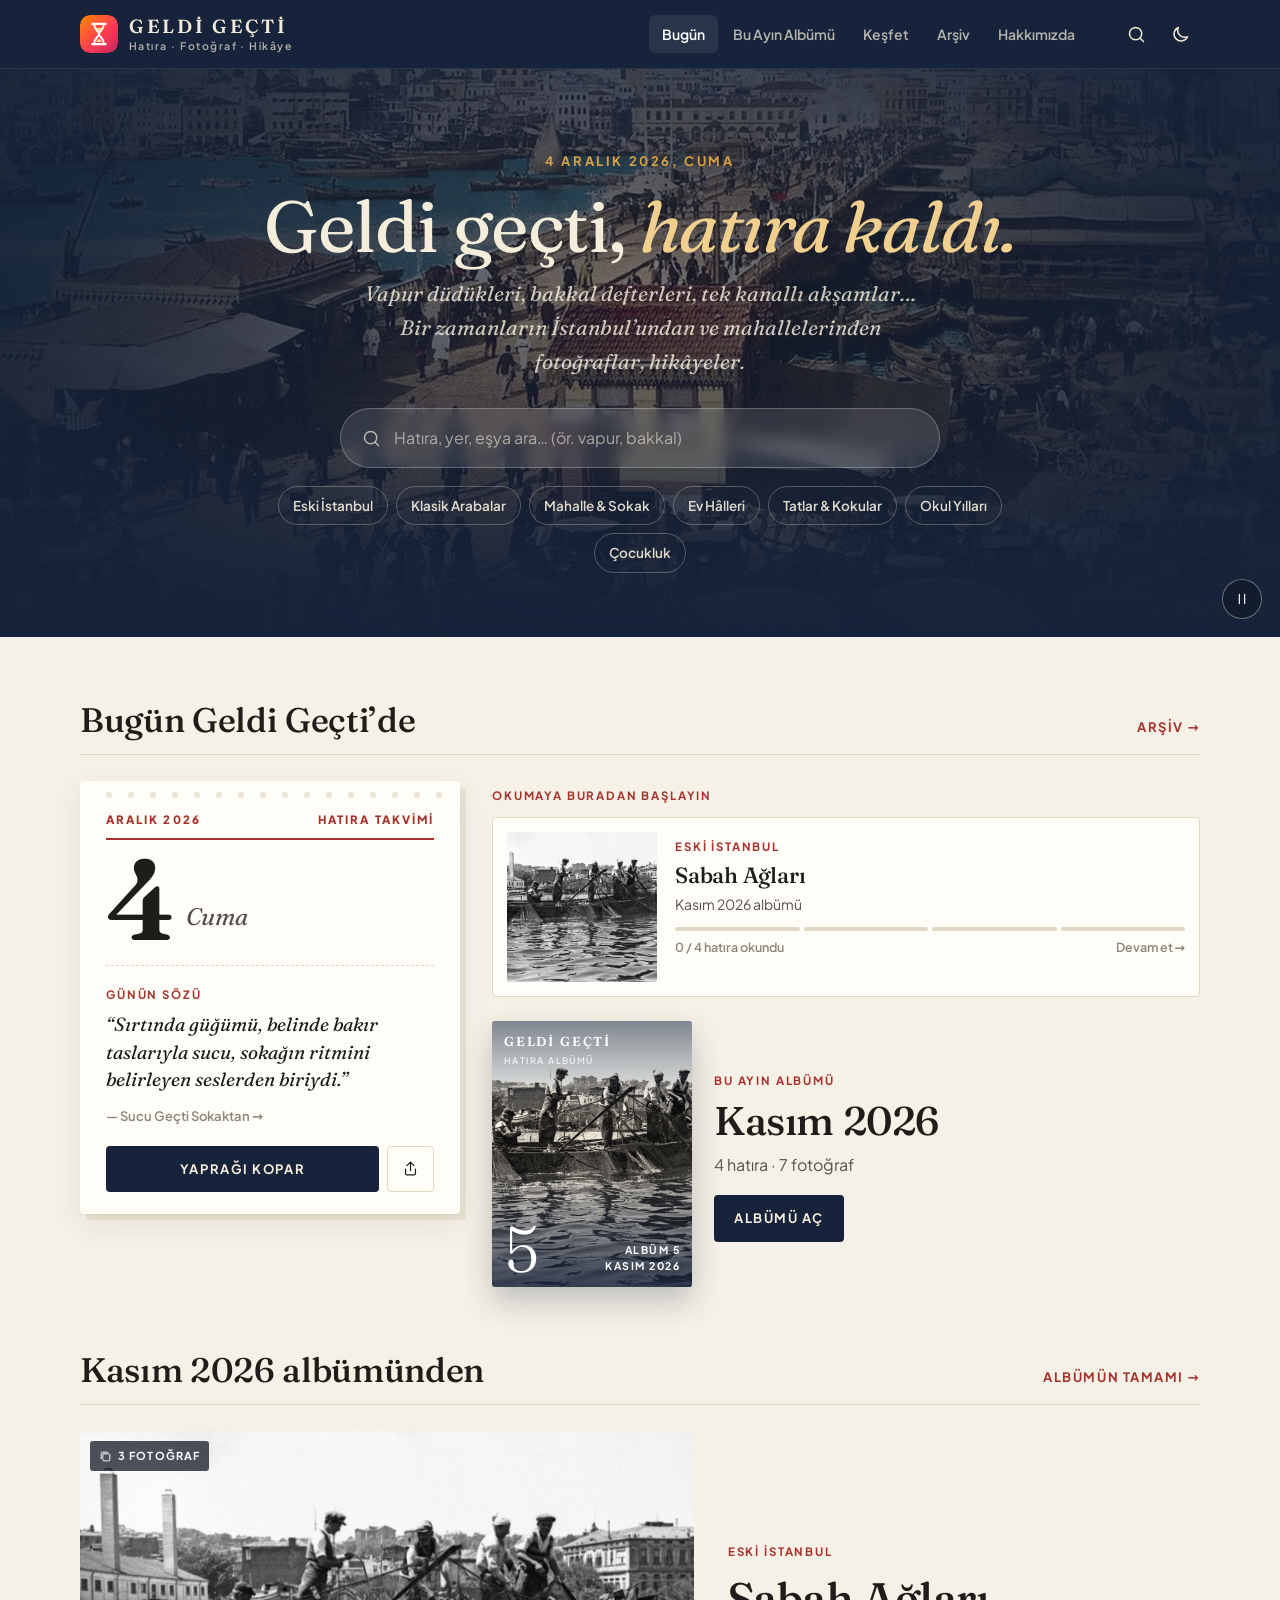
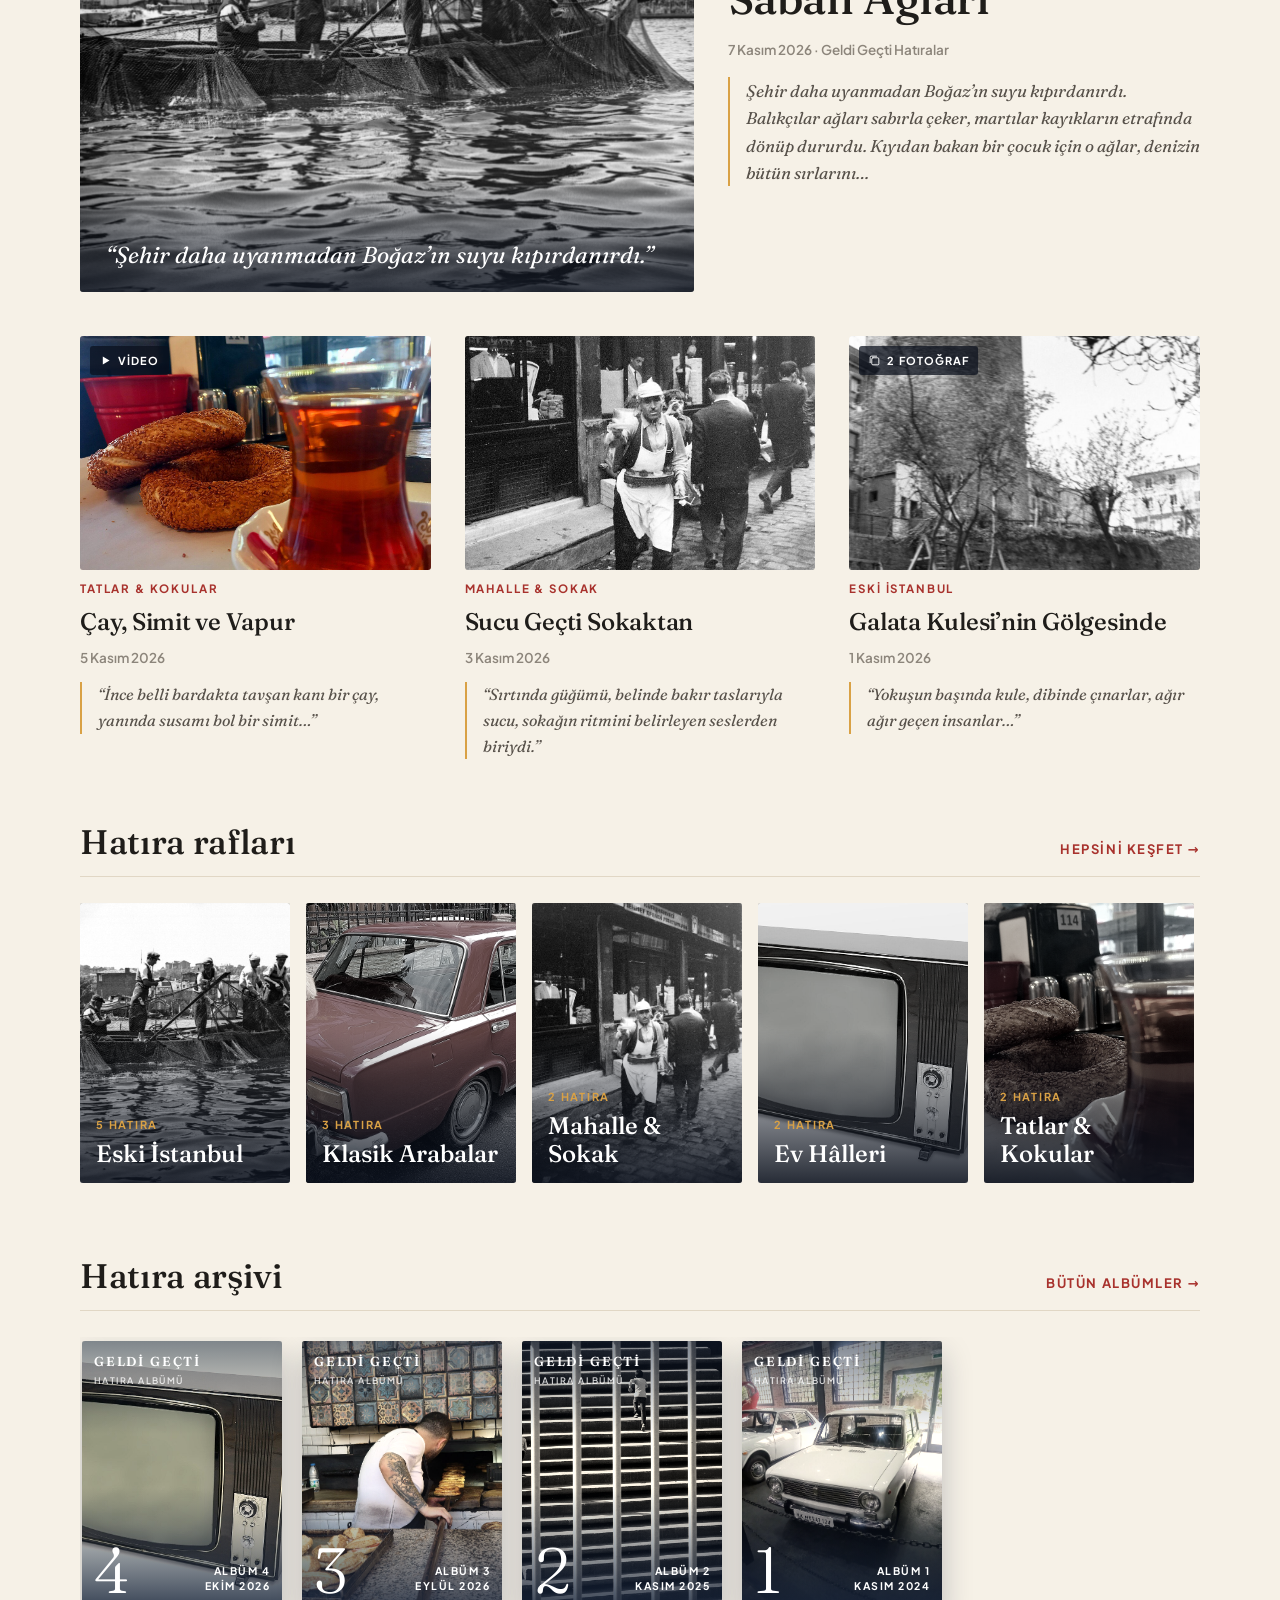
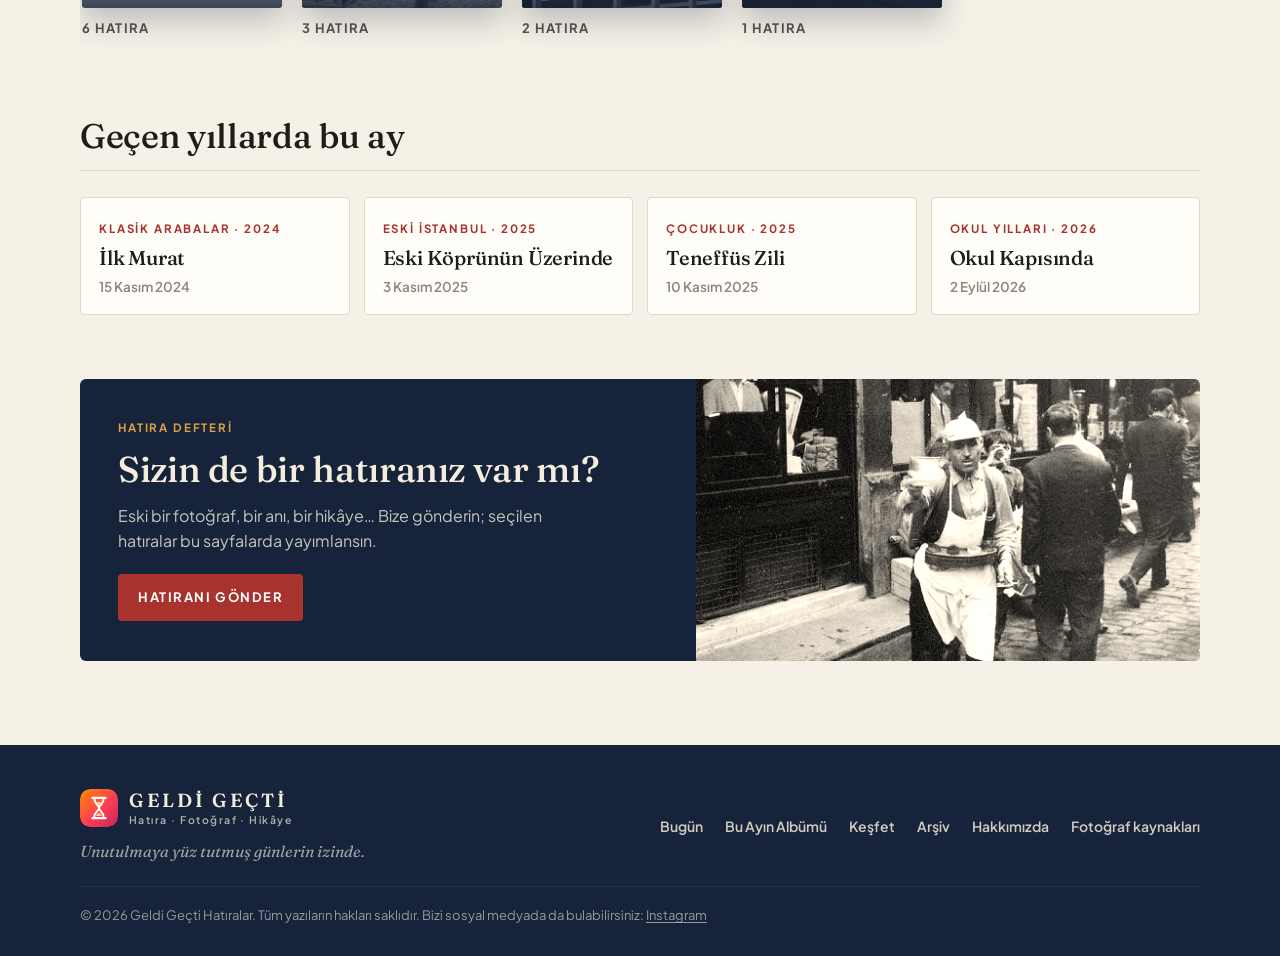
<file: index.html>
<!doctype html>
<html lang="tr">
<head>
<meta charset="utf-8">
<meta name="viewport" content="width=device-width, initial-scale=1, viewport-fit=cover">
<title>Geldi Geçti Hatıralar — Unutulmaya yüz tutmuş günlerin izinde</title>
<meta name="description" content="Eski İstanbul, mahalle hayatı, bakkal defterleri, vapurlar, klasik arabalar ve tek kanallı televizyon akşamları… Geldi Geçti Hatıralar’ın fotoğrafları ve hatıra yazıları.">
<meta name="theme-color" content="#16233a">
<meta name="color-scheme" content="light dark">
<meta name="mobile-web-app-capable" content="yes">
<meta name="apple-mobile-web-app-capable" content="yes">
<meta name="apple-mobile-web-app-title" content="Geldi Geçti">
<meta name="apple-mobile-web-app-status-bar-style" content="black-translucent">
<meta property="og:type" content="website">
<meta property="og:site_name" content="Geldi Geçti Hatıralar">
<meta property="og:title" content="Geldi Geçti Hatıralar">
<meta property="og:description" content="Unutulmaya yüz tutmuş günlerin izinde: fotoğraflar, hatıralar ve hikâyeler.">
<meta property="og:image" content="medya/tanitim-kapak.jpg">
<meta property="og:locale" content="tr_TR">
<link rel="icon" href="gorseller/favicon.svg" type="image/svg+xml">
<link rel="apple-touch-icon" href="gorseller/ikon-180.png">
<link rel="manifest" href="manifest.webmanifest">
<link rel="preload" href="fontlar/fraunces-latin-wght-normal.woff2" as="font" type="font/woff2" crossorigin>
<link rel="preload" href="fontlar/plus-jakarta-sans-latin-wght-normal.woff2" as="font" type="font/woff2" crossorigin>
<link rel="stylesheet" href="css/site.css">
<script>
  try { var t = localStorage.getItem("ggh-tema"); if (t) document.documentElement.setAttribute("data-tema", t); } catch (e) {}
</script>
</head>
<body>
<a class="atla" href="#icerik">İçeriğe geç</a>

<header class="ust" id="ust">
  <div class="ust-ic">
    <button class="ikon-btn menu-btn" id="menu-btn" type="button" aria-label="Menüyü aç" aria-expanded="false" aria-controls="cekmece">
      <svg viewBox="0 0 24 24"><path d="M4 7h16M4 12h16M4 17h10"/></svg>
    </button>
    <a class="logo" href="#/" aria-label="Geldi Geçti Hatıralar — Ana sayfa">
      <img class="logo-isaret" src="gorseller/favicon.svg" alt="" width="38" height="38">
      <span class="logo-yazi"><b>GELDİ GEÇTİ</b><small>Hatıra · Fotoğraf · Hikâye</small></span>
    </a>
    <nav class="ust-menu" aria-label="Ana menü">
      <a href="#/" data-rota="ana">Bugün</a>
      <a href="#/album" data-rota="album">Bu Ayın Albümü</a>
      <a href="#/kesfet" data-rota="kesfet">Keşfet</a>
      <a href="#/arsiv" data-rota="arsiv">Arşiv</a>
      <a href="#/hakkimizda" data-rota="hakkimizda">Hakkımızda</a>
    </nav>
    <div class="ust-arac">
      <a class="ikon-btn" href="#/kesfet" aria-label="Hatıralarda ara">
        <svg viewBox="0 0 24 24"><circle cx="11" cy="11" r="7"/><path d="M20 20l-3.5-3.5"/></svg>
      </a>
      <button class="ikon-btn" id="tema-btn" type="button" aria-label="Koyu / açık tema">
        <svg class="ay" viewBox="0 0 24 24"><path d="M20 14.5A8 8 0 0 1 9.5 4a8 8 0 1 0 10.5 10.5z"/></svg>
        <svg class="gunes" viewBox="0 0 24 24"><circle cx="12" cy="12" r="4"/><path d="M12 2v2M12 20v2M4.9 4.9l1.4 1.4M17.7 17.7l1.4 1.4M2 12h2M20 12h2M4.9 19.1l1.4-1.4M17.7 6.3l1.4-1.4"/></svg>
      </button>
    </div>
  </div>
</header>

<div class="cekmece-ortu" id="cekmece-ortu" hidden></div>
<aside class="cekmece" id="cekmece" aria-label="Menü" aria-hidden="true">
  <div class="cekmece-ust">
    <span class="logo-yazi"><b>GELDİ GEÇTİ</b><small>Hatıra · Fotoğraf · Hikâye</small></span>
    <button class="ikon-btn" id="cekmece-kapat" type="button" aria-label="Menüyü kapat">
      <svg viewBox="0 0 24 24"><path d="M6 6l12 12M18 6L6 18"/></svg>
    </button>
  </div>
  <nav class="cekmece-menu" aria-label="Sayfalar">
    <a href="#/" data-rota="ana"><svg viewBox="0 0 24 24"><rect x="4" y="5" width="16" height="15" rx="2"/><path d="M4 10h16M9 3v4M15 3v4"/></svg>Bugün</a>
    <a href="#/album" data-rota="album"><svg viewBox="0 0 24 24"><path d="M5 4h11a3 3 0 0 1 3 3v13H8a3 3 0 0 1-3-3z"/><path d="M5 17a3 3 0 0 1 3-3h11"/></svg>Bu Ayın Albümü</a>
    <a href="#/kesfet" data-rota="kesfet"><svg viewBox="0 0 24 24"><circle cx="11" cy="11" r="7"/><path d="M20 20l-3.5-3.5"/></svg>Keşfet</a>
    <a href="#/arsiv" data-rota="arsiv"><svg viewBox="0 0 24 24"><rect x="3" y="4" width="18" height="5" rx="1"/><path d="M5 9v10h14V9M10 13h4"/></svg>Arşiv</a>
    <a href="#/hakkimizda" data-rota="hakkimizda"><svg viewBox="0 0 24 24"><circle cx="12" cy="12" r="9"/><path d="M12 11v5M12 8h.01"/></svg>Hakkımızda</a>
  </nav>
  <div class="cekmece-baslik">Raflar</div>
  <nav class="cekmece-raflar" id="cekmece-raflar" aria-label="Raflar"></nav>
  <div class="cekmece-alt">
    <button class="btn btn-cizgi" id="yukle-btn" type="button" hidden>Ana ekrana ekle</button>
    <a class="btn btn-cay" href="#/hakkimizda">Hatıranı gönder</a>
  </div>
</aside>

<main id="icerik" tabindex="-1">
  <noscript><p class="noscript">Hatıraları görebilmek için tarayıcınızda JavaScript’i etkinleştirin.</p></noscript>
</main>

<footer class="alt">
  <div class="alt-ic">
    <div class="alt-marka">
      <a class="logo" href="#/">
        <img class="logo-isaret" src="gorseller/favicon.svg" alt="" width="36" height="36">
        <span class="logo-yazi"><b>GELDİ GEÇTİ</b><small>Hatıra · Fotoğraf · Hikâye</small></span>
      </a>
      <p data-slogan>Unutulmaya yüz tutmuş günlerin izinde.</p>
    </div>
    <nav class="alt-linkler" aria-label="Alt menü">
      <a href="#/">Bugün</a><a href="#/album">Bu Ayın Albümü</a><a href="#/kesfet">Keşfet</a><a href="#/arsiv">Arşiv</a><a href="#/hakkimizda">Hakkımızda</a><a href="#/kaynaklar">Fotoğraf kaynakları</a>
    </nav>
    <p class="alt-not">© <span data-yil>2026</span> Geldi Geçti Hatıralar. Tüm yazıların hakları saklıdır. <span class="sosyal">Bizi sosyal medyada da bulabilirsiniz: <a data-ig-profil href="https://www.instagram.com/" target="_blank" rel="noopener">Instagram</a></span></p>
  </div>
</footer>

<div class="bildirim" id="bildirim" role="status" aria-live="polite"></div>

<script src="veri/ayarlar.js"></script>
<script src="veri/icerik.js"></script>
<script src="veri/fotograf-kaynaklari.js"></script>
<script src="js/ornek-gorseller.js"></script>
<script src="js/uygulama.js"></script>
</body>
</html>
</file>
<file: css/site.css>
/* ==========================================================
   GELDİ GEÇTİ HATIRALAR — SİTE TEMASI
   ========================================================== */

/* ---------- Yazı tipleri (sitede barındırılır, Google'a bağlanmaz) ---------- */
@font-face{font-family:"Jakarta";font-style:normal;font-weight:200 800;font-display:swap;
  src:url(../fontlar/plus-jakarta-sans-latin-ext-wght-normal.woff2) format("woff2");
  unicode-range:U+0100-02BA,U+02BD-02C5,U+02C7-02CC,U+02CE-02D7,U+02DD-02FF,U+0304,U+0308,U+0329,U+1D00-1DBF,U+1E00-1E9F,U+1EF2-1EFF,U+2020,U+20A0-20AB,U+20AD-20C0,U+2113,U+2C60-2C7F,U+A720-A7FF}
@font-face{font-family:"Jakarta";font-style:normal;font-weight:200 800;font-display:swap;
  src:url(../fontlar/plus-jakarta-sans-latin-wght-normal.woff2) format("woff2");
  unicode-range:U+0000-00FF,U+0131,U+0152-0153,U+02BB-02BC,U+02C6,U+02DA,U+02DC,U+0304,U+0308,U+0329,U+2000-206F,U+20AC,U+2122,U+2191,U+2193,U+2212,U+2215,U+FEFF,U+FFFD}
@font-face{font-family:"Fraunces";font-style:normal;font-weight:100 900;font-display:swap;
  src:url(../fontlar/fraunces-latin-ext-wght-normal.woff2) format("woff2");
  unicode-range:U+0100-02BA,U+02BD-02C5,U+02C7-02CC,U+02CE-02D7,U+02DD-02FF,U+0304,U+0308,U+0329,U+1D00-1DBF,U+1E00-1E9F,U+1EF2-1EFF,U+2020,U+20A0-20AB,U+20AD-20C0,U+2113,U+2C60-2C7F,U+A720-A7FF}
@font-face{font-family:"Fraunces";font-style:normal;font-weight:100 900;font-display:swap;
  src:url(../fontlar/fraunces-latin-wght-normal.woff2) format("woff2");
  unicode-range:U+0000-00FF,U+0131,U+0152-0153,U+02BB-02BC,U+02C6,U+02DA,U+02DC,U+0304,U+0308,U+0329,U+2000-206F,U+20AC,U+2122,U+2191,U+2193,U+2212,U+2215,U+FEFF,U+FFFD}
@font-face{font-family:"Fraunces";font-style:italic;font-weight:100 900;font-display:swap;
  src:url(../fontlar/fraunces-latin-ext-wght-italic.woff2) format("woff2");
  unicode-range:U+0100-02BA,U+02BD-02C5,U+02C7-02CC,U+02CE-02D7,U+02DD-02FF,U+0304,U+0308,U+0329,U+1D00-1DBF,U+1E00-1E9F,U+1EF2-1EFF,U+2020,U+20A0-20AB,U+20AD-20C0,U+2113,U+2C60-2C7F,U+A720-A7FF}
@font-face{font-family:"Fraunces";font-style:italic;font-weight:100 900;font-display:swap;
  src:url(../fontlar/fraunces-latin-wght-italic.woff2) format("woff2");
  unicode-range:U+0000-00FF,U+0131,U+0152-0153,U+02BB-02BC,U+02C6,U+02DA,U+02DC,U+0304,U+0308,U+0329,U+2000-206F,U+20AC,U+2122,U+2191,U+2193,U+2212,U+2215,U+FEFF,U+FFFD}

/* ---------- Tasarım belirteçleri ----------
   Düzen fikri: edebî bir hatıra almanağı — gece mavisi bir vitrinin
   altında kâğıt renginde sayfalar; takvim yaprağı, aylık albümler, raflar. */
:root{
  --murekkep:#16233a; --murekkep-2:#22324f; --kehribar:#d9a145;
  --kagit:#f6f1e7; --kagit-2:#ece4d4; --kart:#fffdf8;
  --cay:#a8322d; --metin:#1f1d1a; --metin-2:#57514a; --soluk:#8c857b; --cizgi:#e1d7c5;
  --ters:#f6f1e7;
  --golge:0 1px 2px rgba(22,35,58,.06),0 10px 30px rgba(22,35,58,.08);
  --f-yazi:"Fraunces",Georgia,"Times New Roman",serif;
  --f-arac:"Jakarta",system-ui,-apple-system,"Segoe UI",Roboto,sans-serif;
  --kap:1160px; --okuma:680px;
  color-scheme:light;
}
:root[data-tema="koyu"]{
  --murekkep:#0d1525; --murekkep-2:#18233a; --kehribar:#e6b45e;
  --kagit:#11192a; --kagit-2:#18223a; --kart:#172238;
  --cay:#e2766c; --metin:#efe9df; --metin-2:#c7c0b4; --soluk:#8f98a8; --cizgi:#28344d;
  --golge:0 1px 2px rgba(0,0,0,.35),0 10px 30px rgba(0,0,0,.3);
  color-scheme:dark;
}
@media (prefers-color-scheme:dark){
  :root:not([data-tema="acik"]){
    --murekkep:#0d1525; --murekkep-2:#18233a; --kehribar:#e6b45e;
    --kagit:#11192a; --kagit-2:#18223a; --kart:#172238;
    --cay:#e2766c; --metin:#efe9df; --metin-2:#c7c0b4; --soluk:#8f98a8; --cizgi:#28344d;
    --golge:0 1px 2px rgba(0,0,0,.35),0 10px 30px rgba(0,0,0,.3);
    color-scheme:dark;
  }
}

/* ---------- Temel ---------- */
*,*::before,*::after{box-sizing:border-box}
[hidden]{display:none!important}
html{-webkit-text-size-adjust:100%;scroll-padding-top:90px}
body{margin:0;overflow-x:clip;background:var(--kagit);color:var(--metin);font-family:var(--f-arac);font-size:16px;line-height:1.6;-webkit-font-smoothing:antialiased}
img,svg,video{display:block;max-width:100%}
a{color:inherit;text-decoration:none}
button{font:inherit;color:inherit;background:none;border:0;padding:0;cursor:pointer}
h1,h2,h3,h4{font-family:var(--f-yazi);font-weight:500;line-height:1.15;letter-spacing:-.01em;margin:0;text-wrap:balance}
p{margin:0}
:focus-visible{outline:2px solid var(--kehribar);outline-offset:3px;border-radius:4px}
.gizli{position:absolute!important;width:1px;height:1px;overflow:hidden;clip:rect(0 0 0 0);white-space:nowrap}
.atla{position:absolute;left:12px;top:-60px;z-index:200;background:var(--metin);color:var(--kagit);padding:10px 16px;border-radius:8px}
.atla:focus{top:12px}
.kap{max-width:var(--kap);margin:0 auto;padding-left:max(20px,env(safe-area-inset-left,0px));padding-right:max(20px,env(safe-area-inset-right,0px))}
main{min-height:60vh;outline:none}
.noscript{padding:80px 24px;text-align:center}
svg[viewBox="0 0 24 24"]{width:21px;height:21px;fill:none;stroke:currentColor;stroke-width:1.7;stroke-linecap:round;stroke-linejoin:round}
svg .dolu{fill:currentColor;stroke:none}
.etiket{font-family:var(--f-arac);font-size:11.5px;font-weight:700;letter-spacing:.16em;text-transform:uppercase;color:var(--cay)}

/* ---------- Üst bölüm ---------- */
.ust{position:sticky;top:env(safe-area-inset-top,0px);z-index:50;background:var(--murekkep);color:#f1ead9;border-bottom:1px solid rgba(255,255,255,.08)}
.ust-ic{max-width:var(--kap);margin:0 auto;padding:0 max(20px,env(safe-area-inset-right,0px)) 0 max(20px,env(safe-area-inset-left,0px));height:68px;display:flex;align-items:center;gap:28px}
.logo{display:flex;align-items:center;gap:11px;flex-shrink:0}
.logo-isaret{width:38px;height:38px;border-radius:10px}
.logo-yazi{display:flex;flex-direction:column;line-height:1}
.logo-yazi b{font-family:var(--f-yazi);font-weight:600;font-size:19px;letter-spacing:.14em}
.logo-yazi small{font-size:10.5px;letter-spacing:.14em;opacity:.7;margin-top:5px;font-weight:600}
.ust-menu{display:flex;gap:2px;margin-left:auto}
.ust-menu a{font-size:14px;font-weight:600;color:rgba(241,234,217,.72);padding:8px 13px;border-radius:6px;transition:color .2s,background .2s}
.ust-menu a:hover{color:#fff}
.ust-menu a.aktif{color:#fff;background:rgba(255,255,255,.08)}
.ust-arac{display:flex;align-items:center;gap:4px}
.ikon-btn{width:40px;height:40px;border-radius:50%;display:grid;place-items:center;color:inherit;transition:background .2s}
.ikon-btn:hover{background:rgba(255,255,255,.1)}
.ig-dugme{display:inline-flex;align-items:center;gap:8px;font-size:13.5px;font-weight:700;padding:9px 14px;border-radius:999px;border:1px solid rgba(241,234,217,.3);transition:background .2s,border-color .2s}
.ig-dugme:hover{background:rgba(255,255,255,.08);border-color:rgba(241,234,217,.6)}
.ig-dugme svg{width:18px;height:18px}
#tema-btn .gunes{display:none}
:root[data-tema="koyu"] #tema-btn .gunes{display:block}
:root[data-tema="koyu"] #tema-btn .ay{display:none}
@media (prefers-color-scheme:dark){
  :root:not([data-tema="acik"]) #tema-btn .gunes{display:block}
  :root:not([data-tema="acik"]) #tema-btn .ay{display:none}
}

/* ---------- Vitrin (video) ---------- */
.vitrin{position:relative;overflow:hidden;background:var(--murekkep);color:#f4eddc}
.vitrin video,.vitrin .vitrin-kapak{position:absolute;inset:0;width:100%;height:100%;object-fit:cover;opacity:.55}
.vitrin::after{content:"";position:absolute;inset:0;background:radial-gradient(ellipse at 50% 40%,rgba(22,35,58,.25),rgba(22,35,58,.85) 75%),linear-gradient(0deg,var(--murekkep) 0%,transparent 35%)}
.vitrin-ic{position:relative;z-index:2;max-width:820px;margin:0 auto;padding:78px max(20px,env(safe-area-inset-right,0px)) 64px max(20px,env(safe-area-inset-left,0px));text-align:center}
.vitrin .gun{font-size:13px;font-weight:700;letter-spacing:.2em;text-transform:uppercase;color:var(--kehribar)}
.vitrin h1{font-size:clamp(38px,6vw,72px);font-weight:400;line-height:1.04;margin:16px 0 14px;letter-spacing:-.02em}
.vitrin h1 em{font-style:italic;color:#f1cf8f}
.vitrin .alt-baslik{font-family:var(--f-yazi);font-style:italic;font-size:clamp(17px,1.8vw,21px);color:rgba(244,237,220,.82);max-width:560px;margin:0 auto 30px}
.arama{display:flex;align-items:center;gap:12px;max-width:600px;margin:0 auto;background:rgba(255,255,255,.1);border:1px solid rgba(255,255,255,.25);border-radius:999px;padding:6px 8px 6px 20px;backdrop-filter:blur(8px)}
.arama:focus-within{border-color:var(--kehribar);background:rgba(255,255,255,.14)}
.arama svg{color:rgba(244,237,220,.7);flex-shrink:0}
.arama input{flex:1;min-width:0;border:0;background:transparent;font:inherit;font-size:16px;color:#fff;padding:10px 0;outline:none}
.arama input::placeholder{color:rgba(244,237,220,.6)}
.cipler{display:flex;flex-wrap:wrap;justify-content:center;gap:8px;margin-top:18px}
.cip{display:inline-flex;align-items:center;gap:6px;font-size:13.5px;font-weight:600;padding:8px 14px;border-radius:999px;border:1px solid rgba(244,237,220,.28);color:rgba(244,237,220,.9);transition:all .2s}
.cip:hover{border-color:var(--kehribar);color:#fff;background:rgba(217,161,69,.12)}
.video-dugme{position:absolute;z-index:3;right:max(18px,env(safe-area-inset-right,0px));bottom:18px;width:40px;height:40px;border-radius:50%;border:1px solid rgba(255,255,255,.35);color:#fff;display:grid;place-items:center;background:rgba(0,0,0,.2)}
.video-dugme svg{width:16px;height:16px}
.video-dugme .oyna{display:none}
.video-dugme[aria-pressed="true"] .oyna{display:block}
.video-dugme[aria-pressed="true"] .dur{display:none}

/* ---------- Bölümler ---------- */
.bolum{padding:64px 0}
.bolum-ust{display:flex;align-items:baseline;justify-content:space-between;gap:16px;margin-bottom:26px;border-bottom:1px solid var(--cizgi);padding-bottom:14px}
.bolum-ust h2{font-size:clamp(26px,3vw,34px)}
.bolum-ust a{font-size:13px;font-weight:700;letter-spacing:.12em;text-transform:uppercase;color:var(--cay);white-space:nowrap}
.bolum-ust a:hover{text-decoration:underline;text-underline-offset:4px}

/* ---------- Bugün: takvim yaprağı + kaldığın yerden ---------- */
.bugun{display:grid;grid-template-columns:380px minmax(0,1fr);gap:32px;align-items:start}
.takvim{position:relative;perspective:1200px}
.yaprak{position:relative;background:var(--kart);border-radius:4px;box-shadow:var(--golge);padding:30px 26px 22px;transform-origin:50% 0;transition:transform .6s cubic-bezier(.3,.6,.3,1),opacity .6s}
.yaprak::before{content:"";position:absolute;left:18px;right:18px;top:10px;height:8px;background:radial-gradient(circle,var(--kagit-2) 3px,transparent 3.5px) 0 0/22px 8px repeat-x}
.yaprak.kopuyor{transform:rotateX(-70deg) translateY(40px) rotate(-6deg);opacity:0}
.takvim::after{content:"";position:absolute;inset:6px -6px -6px 6px;z-index:-1;background:var(--kagit-2);border-radius:4px}
.yaprak-ust{display:flex;justify-content:space-between;align-items:center;border-bottom:2px solid var(--cay);padding-bottom:8px}
.yaprak-ust span{font-size:11.5px;font-weight:800;letter-spacing:.18em;text-transform:uppercase;color:var(--cay)}
.yaprak-gun{display:flex;align-items:flex-end;gap:14px;padding:12px 0 6px}
.yaprak-gun b{font-family:var(--f-yazi);font-size:112px;font-weight:600;line-height:.85;color:var(--metin);letter-spacing:-.04em;font-variant-numeric:lining-nums}
.yaprak-gun.pazar b{color:var(--cay)}
.yaprak-gun em{font-family:var(--f-yazi);font-size:24px;padding-bottom:10px;color:var(--metin-2)}
.yaprak .soz{border-top:1px dashed var(--cizgi);margin-top:12px;padding-top:14px}
.yaprak .soz blockquote{margin:6px 0 8px;font-family:var(--f-yazi);font-style:italic;font-size:19px;line-height:1.45;color:var(--metin)}
.yaprak .soz a{font-size:13px;color:var(--soluk);font-weight:600}
.yaprak .soz a:hover{color:var(--cay)}
.yaprak .gecmis{display:flex;gap:10px;align-items:flex-start;margin-top:14px;padding-top:12px;border-top:1px dashed var(--cizgi);font-size:14px;color:var(--metin-2)}
.yaprak .gecmis b{display:block;font-size:11.5px;letter-spacing:.14em;text-transform:uppercase;color:var(--cay)}
.yaprak .gecmis svg{flex-shrink:0;color:var(--cay);margin-top:2px}
.yaprak-eylem{display:flex;gap:8px;margin-top:18px}
.btn{display:inline-flex;align-items:center;justify-content:center;gap:9px;font-family:var(--f-arac);font-weight:700;font-size:13px;letter-spacing:.12em;text-transform:uppercase;padding:13px 20px;border-radius:4px;transition:background .2s,color .2s,border-color .2s;white-space:nowrap}
.btn svg{width:17px;height:17px}
.btn-koyu{background:var(--murekkep);color:#f4eddc}
.btn-koyu:hover{background:var(--murekkep-2)}
.btn-cizgi{border:1px solid var(--cizgi);color:var(--metin);background:var(--kart)}
.btn-cizgi:hover{border-color:var(--metin)}
.btn-cay{background:var(--cay);color:#fff}
.btn-ig{background:linear-gradient(45deg,#f9a03f,#e1306c 55%,#833ab4);color:#fff}
.yaprak-eylem .btn-koyu{flex:1}
.yaprak-eylem .btn-cizgi{padding:13px 14px}

.sag-sutun{display:flex;flex-direction:column;gap:24px}
.devam-kart{display:grid;grid-template-columns:150px minmax(0,1fr);gap:18px;background:var(--kart);border:1px solid var(--cizgi);border-radius:4px;padding:14px;transition:border-color .2s}
.devam-kart:hover{border-color:var(--metin-2)}
.devam-kart .foto{aspect-ratio:1/1;border-radius:2px}
.devam-kart h3{font-size:22px;margin:6px 0 4px}
.devam-kart p{font-size:14px;color:var(--metin-2)}
.ilerleme{display:flex;gap:4px;margin-top:12px}
.ilerleme i{flex:1;height:4px;border-radius:2px;background:var(--cizgi)}
.ilerleme i.dolu{background:var(--cay)}
.ilerleme-yazi{display:flex;justify-content:space-between;font-size:12.5px;color:var(--soluk);font-weight:600;margin-top:6px}

.album-kapak{position:relative;display:grid;grid-template-columns:200px minmax(0,1fr);gap:22px;align-items:center}
.kapak{position:relative;aspect-ratio:3/4;max-width:100%;border-radius:3px;overflow:hidden;box-shadow:0 14px 30px rgba(22,35,58,.25);background:var(--murekkep);color:#fff;display:block}
.kapak .foto{position:absolute;inset:0;border-radius:0}
.kapak .foto img{filter:sepia(.25) contrast(1.05)}
.kapak::after{content:"";position:absolute;inset:0;background:linear-gradient(180deg,rgba(22,35,58,.55),transparent 35%,transparent 55%,rgba(22,35,58,.85))}
.kapak .kapak-ust{position:absolute;z-index:2;left:12px;right:12px;top:10px;font-family:var(--f-yazi);font-weight:600;letter-spacing:.14em;font-size:13px}
.kapak .kapak-ust small{display:block;font-family:var(--f-arac);font-size:9px;letter-spacing:.16em;opacity:.8;font-weight:600;margin-top:2px}
.kapak .kapak-no{position:absolute;z-index:2;left:12px;bottom:6px;font-family:var(--f-yazi);font-size:64px;font-weight:300;line-height:1}
.kapak .kapak-ay{position:absolute;z-index:2;right:12px;bottom:14px;text-align:right;font-size:10.5px;font-weight:700;letter-spacing:.14em;text-transform:uppercase;line-height:1.5}
.album-kapak h2{font-size:clamp(30px,3.4vw,40px);margin:6px 0 8px}
.album-kapak p{color:var(--metin-2);margin-bottom:18px}

/* ---------- Hatıra kartları ---------- */
.foto{position:relative;display:block;overflow:hidden;background:var(--kagit-2)}
.foto>img,.foto>svg{position:absolute;inset:0;width:100%;height:100%;object-fit:cover}
.one-cikan{display:grid;grid-template-columns:minmax(0,1.3fr) minmax(0,1fr);gap:34px;align-items:center;margin-bottom:44px}
.one-cikan .foto{aspect-ratio:4/3;border-radius:3px}
.one-cikan .foto img{transition:transform 1.2s ease}
.one-cikan:hover .foto img{transform:scale(1.03)}
.one-cikan .alinti-ust{position:absolute;z-index:2;left:0;right:0;bottom:0;padding:60px 26px 22px;color:#fff;font-family:var(--f-yazi);font-style:italic;font-size:clamp(18px,1.8vw,24px);line-height:1.35;background:linear-gradient(180deg,transparent,rgba(10,16,28,.82))}
.one-cikan h2{font-size:clamp(30px,3.6vw,44px);margin:10px 0 12px}
.yazar{font-size:13.5px;color:var(--soluk);font-weight:600;font-style:normal}
.alinti{margin:16px 0 0;padding-left:16px;border-left:2px solid var(--kehribar);font-family:var(--f-yazi);font-style:italic;font-size:17px;line-height:1.6;color:var(--metin-2)}
.yazi-izgara{display:grid;grid-template-columns:repeat(2,minmax(0,1fr));gap:44px 34px}
.yazi-izgara.uclu{grid-template-columns:repeat(3,minmax(0,1fr))}
.yazi-kart{display:flex;flex-direction:column;gap:10px;min-width:0}
.yazi-kart .foto{aspect-ratio:3/2;border-radius:3px;max-width:100%}
.yazi-kart .foto img{transition:transform 1s ease}
.yazi-kart:hover .foto img{transform:scale(1.04)}
.yazi-kart h3{font-size:24px;line-height:1.2}
.yazi-kart:hover h3{text-decoration:underline;text-decoration-thickness:1px;text-underline-offset:5px}
.yazi-kart .alinti{margin-top:4px;font-size:16px;display:-webkit-box;-webkit-line-clamp:3;-webkit-box-orient:vertical;overflow:hidden}
.rozet{position:absolute;z-index:2;left:10px;top:10px;display:inline-flex;align-items:center;gap:6px;background:rgba(10,16,28,.72);color:#fff;font-size:11px;font-weight:700;letter-spacing:.1em;text-transform:uppercase;padding:6px 9px;border-radius:3px}
.rozet svg{width:13px;height:13px}
.tumu-link{display:inline-flex;align-items:center;gap:8px;margin-top:34px;font-size:13px;font-weight:800;letter-spacing:.14em;text-transform:uppercase;color:var(--metin)}
.tumu-link:hover{color:var(--cay)}

/* ---------- Raflar (kategoriler) ---------- */
.raflar{display:grid;grid-auto-flow:column;grid-auto-columns:minmax(210px,1fr);gap:16px;overflow-x:auto;scroll-snap-type:x mandatory;padding-bottom:10px;scrollbar-width:thin}
.raf{position:relative;display:block;aspect-ratio:3/4;max-width:100%;border-radius:3px;overflow:hidden;scroll-snap-align:start;background:var(--murekkep);color:#fff}
.raf .foto{position:absolute;inset:0}
.raf .foto img{filter:grayscale(.85) contrast(1.05);transition:filter .6s,transform 1s}
.raf:hover .foto img{filter:none;transform:scale(1.05)}
.raf::after{content:"";position:absolute;inset:0;background:linear-gradient(180deg,transparent 45%,rgba(10,16,28,.88))}
.raf .yazi{position:absolute;z-index:2;left:16px;right:16px;bottom:16px}
.raf .yazi small{font-size:11px;font-weight:700;letter-spacing:.16em;text-transform:uppercase;color:var(--kehribar)}
.raf .yazi b{display:block;font-family:var(--f-yazi);font-size:24px;font-weight:500;line-height:1.15;margin-top:4px}

/* ---------- Arşiv kapakları ---------- */
.arsiv-sira{display:grid;grid-auto-flow:column;grid-auto-columns:minmax(170px,200px);gap:20px;overflow-x:auto;padding:4px 2px 14px;scrollbar-width:thin}
.arsiv-izgara{display:grid;grid-template-columns:repeat(auto-fill,minmax(180px,1fr));gap:28px 20px;padding-bottom:80px}
.arsiv-oge span.alt-yazi{display:block;margin-top:10px;font-size:13px;font-weight:700;letter-spacing:.1em;text-transform:uppercase;color:var(--metin-2)}

/* ---------- Geçen yıllarda bu ay ---------- */
.gecen-yil{display:grid;grid-template-columns:repeat(auto-fit,minmax(260px,1fr));gap:14px}
.gecen-kart{display:block;background:var(--kart);border:1px solid var(--cizgi);border-radius:4px;padding:16px 18px;transition:border-color .2s}
.gecen-kart:hover{border-color:var(--metin-2)}
.gecen-kart h3{font-size:20px;margin:6px 0 4px}

/* ---------- Mektup / gönder ---------- */
.mektup{display:grid;grid-template-columns:minmax(0,1fr) minmax(0,1fr);gap:24px}
.mektup>div{background:var(--kart);border:1px solid var(--cizgi);border-radius:4px;padding:28px}
.mektup h3{font-size:26px;margin:8px 0 10px}
.mektup p{color:var(--metin-2);margin-bottom:18px}
.mektup .zarf{background:var(--murekkep);color:#f4eddc;border:0;background-image:repeating-linear-gradient(-45deg,transparent 0 14px,rgba(255,255,255,.035) 14px 28px)}
.mektup .zarf p{color:rgba(244,237,220,.78)}
.mektup .zarf .etiket{color:var(--kehribar)}

/* ---------- Sayfa başlıkları ---------- */
.sayfa-ust{padding:52px 0 26px}
.sayfa-ust h1{font-size:clamp(36px,5vw,58px);font-weight:400;margin-top:8px}
.sayfa-ust p{color:var(--metin-2);font-family:var(--f-yazi);font-style:italic;font-size:19px;margin-top:10px;max-width:640px}
.album-bas{display:grid;grid-template-columns:220px minmax(0,1fr);gap:34px;align-items:end;padding:48px 0 34px;border-bottom:1px solid var(--cizgi);margin-bottom:40px}
.album-bas h1{font-size:clamp(36px,5vw,58px);font-weight:400;margin:8px 0 10px}
.album-bas p{font-family:var(--f-yazi);font-style:italic;font-size:19px;color:var(--metin-2)}
.raf-bas{position:relative;min-height:280px;display:flex;align-items:flex-end;overflow:hidden;color:#fff;background:var(--murekkep);margin-bottom:40px}
.raf-bas .foto{position:absolute;inset:0}
.raf-bas .foto img{filter:grayscale(.5) contrast(1.05)}
.raf-bas::after{content:"";position:absolute;inset:0;background:linear-gradient(0deg,rgba(10,16,28,.9),rgba(10,16,28,.3))}
.raf-bas .kap{position:relative;z-index:2;width:100%;padding-top:70px;padding-bottom:34px}
.raf-bas .etiket{color:var(--kehribar)}
.raf-bas h1{font-size:clamp(36px,5vw,60px);font-weight:400;margin:8px 0 6px}
.raf-bas p{font-family:var(--f-yazi);font-style:italic;font-size:18px;opacity:.85}
.arac{display:flex;flex-wrap:wrap;gap:10px;align-items:center;margin-bottom:34px}
.arac .cip{border-color:var(--cizgi);color:var(--metin-2);background:var(--kart)}
.arac .cip:hover{border-color:var(--metin);color:var(--metin);background:var(--kart)}
.arac .cip.aktif{background:var(--murekkep);border-color:var(--murekkep);color:#f4eddc}
.arac input{flex:1 1 240px;max-width:340px;margin-left:auto;font:inherit;font-size:15px;color:var(--metin);background:var(--kart);border:1px solid var(--cizgi);border-radius:999px;padding:10px 16px}
.liste{padding-bottom:90px}
.bos{grid-column:1/-1;background:var(--kart);border:1px dashed var(--cizgi);border-radius:4px;padding:48px 24px;text-align:center;color:var(--soluk)}
.bos b{display:block;font-family:var(--f-yazi);font-size:24px;font-weight:500;color:var(--metin);margin-bottom:8px}

/* ---------- Okuma sayfası ---------- */
.okuma{max-width:860px;margin:0 auto;padding:44px max(20px,env(safe-area-inset-right,0px)) 30px max(20px,env(safe-area-inset-left,0px))}
.kirinti{display:flex;flex-wrap:wrap;gap:8px;font-size:13px;font-weight:600;color:var(--soluk);margin-bottom:26px}
.kirinti a:hover{color:var(--cay)}
.okuma-bas{max-width:var(--okuma);margin:0 auto;text-align:center}
.okuma-bas h1{font-size:clamp(36px,5.4vw,60px);font-weight:400;margin:12px 0 14px}
.okuma-bas .meta{font-size:14px;color:var(--soluk);font-weight:600}
.okuma-bas .meta a{color:var(--metin-2);text-decoration:underline;text-underline-offset:3px;text-decoration-color:var(--cizgi)}
.fotolar{margin:36px 0 10px;display:flex;flex-direction:column;gap:28px}
.fotolar figure{margin:0}
.fotolar img{width:auto;max-width:100%;max-height:82vh;height:auto;margin:0 auto;border-radius:3px;background:var(--kagit-2)}
.fotolar figure{display:flex;flex-direction:column;align-items:center}
.fotolar figcaption{align-self:stretch}
.fotolar .ornek-svg{aspect-ratio:4/3;border-radius:3px;overflow:hidden}
.fotolar figcaption{font-size:12.5px;color:var(--soluk);margin-top:8px;text-align:right}
.fotolar figcaption a{text-decoration:underline;text-underline-offset:2px}
.reels-not{display:flex;align-items:center;justify-content:space-between;gap:14px;flex-wrap:wrap;background:var(--murekkep);color:#f4eddc;border-radius:4px;padding:16px 18px;margin-top:-10px}
.reels-not span{font-family:var(--f-yazi);font-style:italic;font-size:17px}
.metin{max-width:var(--okuma);margin:30px auto 0}
.metin p{font-family:var(--f-yazi);font-size:20px;line-height:1.75;color:var(--metin);margin-bottom:20px}
.metin p:first-child::first-letter{float:left;font-size:4.1em;line-height:.8;margin:8px 12px 0 0;color:var(--cay);font-weight:500}
.metin a{color:var(--cay)}
.etiketler{max-width:var(--okuma);margin:8px auto 0;display:flex;flex-wrap:wrap;gap:8px}
.etiketler a{font-size:13.5px;font-weight:600;color:var(--metin-2);border:1px solid var(--cizgi);padding:5px 12px;border-radius:999px}
.etiketler a:hover{border-color:var(--cay);color:var(--cay)}
.okuma-eylem{max-width:var(--okuma);margin:30px auto 0;display:flex;flex-wrap:wrap;gap:10px;padding:22px 0;border-top:1px solid var(--cizgi);border-bottom:1px solid var(--cizgi)}
.gezinme{max-width:var(--okuma);margin:24px auto 0;display:grid;grid-template-columns:1fr 1fr;gap:14px}
.gezinme a{display:block;padding:14px 0}
.gezinme small{display:block;font-size:11.5px;font-weight:700;letter-spacing:.14em;text-transform:uppercase;color:var(--soluk)}
.gezinme b{font-family:var(--f-yazi);font-size:20px;font-weight:500;line-height:1.25}
.gezinme a:hover b{color:var(--cay)}
.gezinme .sonraki{text-align:right}

/* ---------- Hakkımızda / kaynaklar ---------- */
.duz-metin{max-width:var(--okuma);padding-bottom:80px}
.duz-metin p{font-family:var(--f-yazi);font-size:20px;line-height:1.75;margin-bottom:20px}
.kaynak-liste{max-width:820px;padding-bottom:80px;display:grid;gap:10px}
.kaynak-liste a{display:grid;grid-template-columns:72px minmax(0,1fr);gap:14px;align-items:center;background:var(--kart);border:1px solid var(--cizgi);border-radius:4px;padding:8px}
.kaynak-liste .foto{aspect-ratio:1/1;border-radius:2px}
.kaynak-liste small{color:var(--soluk)}

/* ---------- Alt bölüm ---------- */
.alt{background:var(--murekkep);color:rgba(241,234,217,.85);margin-top:20px}
.alt-ic{max-width:var(--kap);margin:0 auto;padding:44px max(20px,env(safe-area-inset-right,0px)) 30px max(20px,env(safe-area-inset-left,0px));display:grid;grid-template-columns:1fr auto;gap:22px 40px;align-items:center}
.alt .logo{color:#f4eddc}
.alt-marka p{margin-top:12px;font-family:var(--f-yazi);font-style:italic;opacity:.75}
.alt-linkler{display:flex;flex-wrap:wrap;gap:8px 22px;font-size:14px;font-weight:600}
.alt-linkler a:hover{color:#fff}
.alt-not{grid-column:1/-1;border-top:1px solid rgba(255,255,255,.1);padding-top:18px;font-size:13px;opacity:.7}
.alt-not a{text-decoration:underline;text-underline-offset:2px}

/* ---------- Çekmece menü (telefon / tablet) ---------- */
.menu-btn{display:none}
.cekmece{position:fixed;top:0;bottom:0;left:0;z-index:100;width:min(330px,86vw);background:var(--kart);color:var(--metin);display:flex;flex-direction:column;overflow-y:auto;overscroll-behavior:contain;padding:env(safe-area-inset-top,0px) 0 env(safe-area-inset-bottom,0px) env(safe-area-inset-left,0px);transform:translateX(-102%);transition:transform .32s cubic-bezier(.3,.7,.2,1);box-shadow:0 0 40px rgba(0,0,0,.25);visibility:hidden}
.cekmece.acik{transform:none;visibility:visible}
.cekmece-ortu{position:fixed;inset:0;z-index:90;background:rgba(10,16,28,.55);backdrop-filter:blur(2px)}
.cekmece-ust{display:flex;align-items:center;justify-content:space-between;padding:16px 12px 16px 22px;background:var(--murekkep);color:#f4eddc}
.cekmece-menu{display:flex;flex-direction:column;padding:10px 10px 6px}
.cekmece-menu a{display:flex;align-items:center;gap:14px;font-size:16px;font-weight:600;padding:13px 12px;border-radius:8px;color:var(--metin-2)}
.cekmece-menu a svg{color:var(--soluk)}
.cekmece-menu a.aktif{background:var(--kagit);color:var(--metin)}
.cekmece-menu a.aktif svg{color:var(--cay)}
.cekmece-baslik{font-size:11.5px;font-weight:800;letter-spacing:.16em;text-transform:uppercase;color:var(--soluk);padding:16px 22px 8px;border-top:1px solid var(--cizgi);margin-top:6px}
.cekmece-raflar{display:flex;flex-direction:column;padding:0 10px}
.cekmece-raflar a{display:flex;justify-content:space-between;font-family:var(--f-yazi);font-size:18px;padding:10px 12px;border-radius:8px}
.cekmece-raflar a small{font-family:var(--f-arac);font-size:13px;color:var(--soluk);font-weight:600}
.cekmece-raflar a:hover,.cekmece-menu a:hover{background:var(--kagit)}
.cekmece-alt{margin-top:auto;display:flex;flex-direction:column;gap:10px;padding:20px 22px 24px}
body.cekmece-acik{overflow:hidden}

/* ---------- Uygulama hissi ---------- */
html{-webkit-tap-highlight-color:transparent}
.gorunum{animation:gir .35s ease both}
@keyframes gir{from{opacity:0;transform:translateY(8px)}to{opacity:1;transform:none}}
.gonder-bant{display:grid;grid-template-columns:minmax(0,1.1fr) minmax(0,.9fr);background:var(--murekkep);color:#f4eddc;border-radius:6px;overflow:hidden}
.gonder-bant .yazi{padding:40px 38px;display:flex;flex-direction:column;justify-content:center;gap:12px}
.gonder-bant .etiket{color:var(--kehribar)}
.gonder-bant h3{font-size:clamp(26px,3vw,36px)}
.gonder-bant p{color:rgba(244,237,220,.8);max-width:460px}
.gonder-bant .btn{align-self:flex-start;margin-top:8px}
.gonder-bant .foto{min-height:260px}
.gonder-bant .foto img{filter:sepia(.3) contrast(1.05)}

/* ---------- Bildirim ---------- */
.bildirim{position:fixed;left:50%;bottom:calc(30px + env(safe-area-inset-bottom,0px));z-index:300;transform:translate(-50%,16px);background:var(--metin);color:var(--kagit);font-weight:600;font-size:14.5px;padding:12px 18px;border-radius:6px;box-shadow:var(--golge);opacity:0;pointer-events:none;transition:opacity .25s,transform .25s;max-width:calc(100vw - 32px)}
.bildirim.goster{opacity:1;transform:translate(-50%,0)}

/* ---------- Duyarlı ---------- */
@media (max-width:1000px){
  .ust-menu{display:none}
  .ust-arac{margin-left:auto}
  .bugun{grid-template-columns:1fr}
  .takvim{max-width:460px;width:100%;margin:0 auto}
  .yazi-izgara.uclu{grid-template-columns:repeat(2,minmax(0,1fr))}
  .menu-btn{display:grid;margin-left:-8px}
}
@media (max-width:720px){
  .ust-ic{height:60px;gap:12px}
  .logo-yazi b{font-size:16px}
  .logo-yazi small{font-size:9px}
  .logo-isaret{width:34px;height:34px}
  .ust-ic{padding-left:max(12px,env(safe-area-inset-left,0px));padding-right:max(10px,env(safe-area-inset-right,0px))}
  .gonder-bant{grid-template-columns:1fr}
  .gonder-bant .foto{min-height:200px;order:-1}
  .gonder-bant .yazi{padding:28px 22px}
  .vitrin-ic{padding-top:52px;padding-bottom:44px}
  .video-dugme{top:12px;bottom:auto;width:36px;height:36px}
  .cipler{flex-wrap:nowrap;justify-content:flex-start;overflow-x:auto;margin-left:-20px;margin-right:-20px;padding:0 20px;scrollbar-width:none}
  .cipler::-webkit-scrollbar{display:none}
  .cip{flex:0 0 auto}
  .bolum{padding:44px 0}
  .yaprak-gun b{font-size:92px}
  .devam-kart{grid-template-columns:96px minmax(0,1fr);gap:14px}
  .devam-kart h3{font-size:19px}
  .album-kapak{grid-template-columns:130px minmax(0,1fr);gap:16px}
  .kapak .kapak-no{font-size:44px}
  .one-cikan{grid-template-columns:1fr;gap:18px}
  .yazi-izgara,.yazi-izgara.uclu{grid-template-columns:1fr;gap:34px}
  .yazi-kart h3{font-size:22px}
  .gecen-yil{grid-template-columns:1fr}
  .mektup{grid-template-columns:1fr}
  .album-bas{grid-template-columns:120px minmax(0,1fr);gap:18px}
  .metin p{font-size:18.5px}
  .gezinme{grid-template-columns:1fr}
  .gezinme .sonraki{text-align:left}
  .alt-ic{grid-template-columns:1fr}
  .arac input{max-width:none;margin-left:0}
}
@media (prefers-reduced-motion:reduce){
  *,*::before,*::after{animation:none!important;transition:none!important;scroll-behavior:auto!important}
}
</file>
